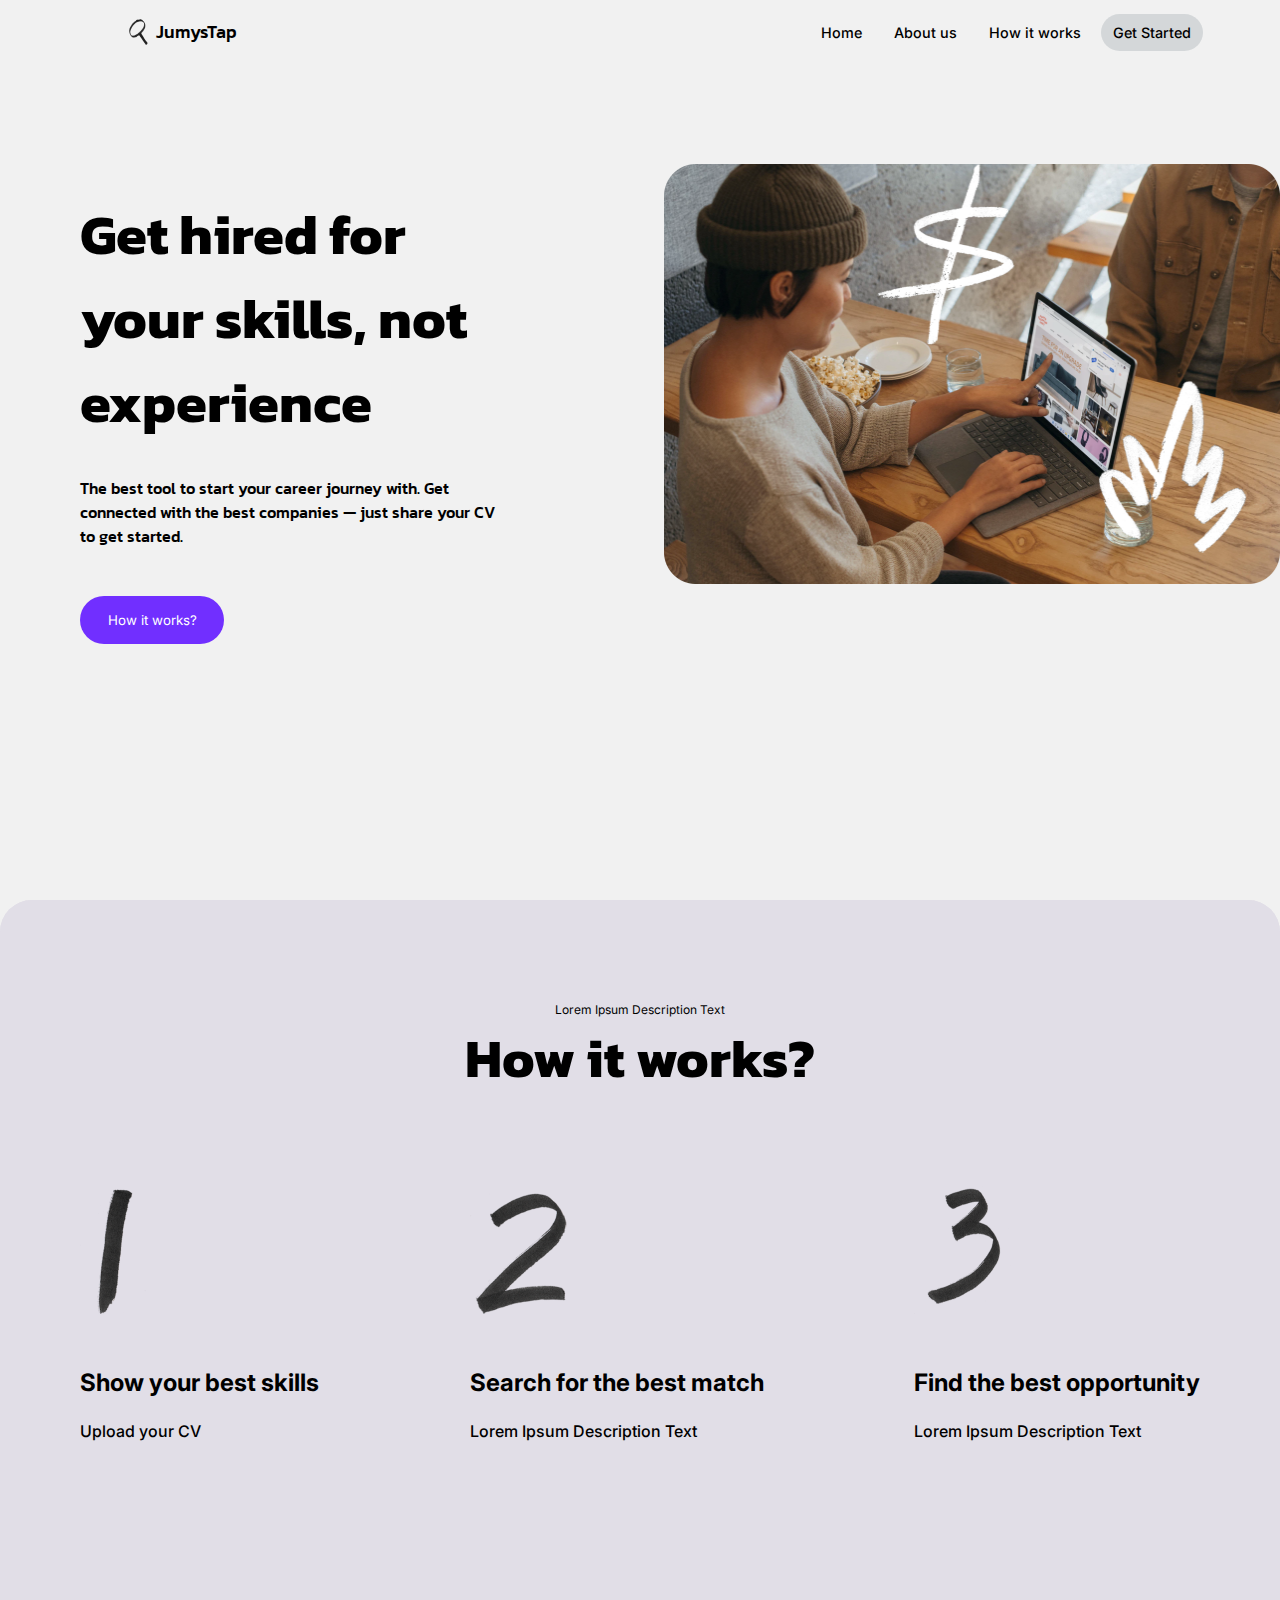
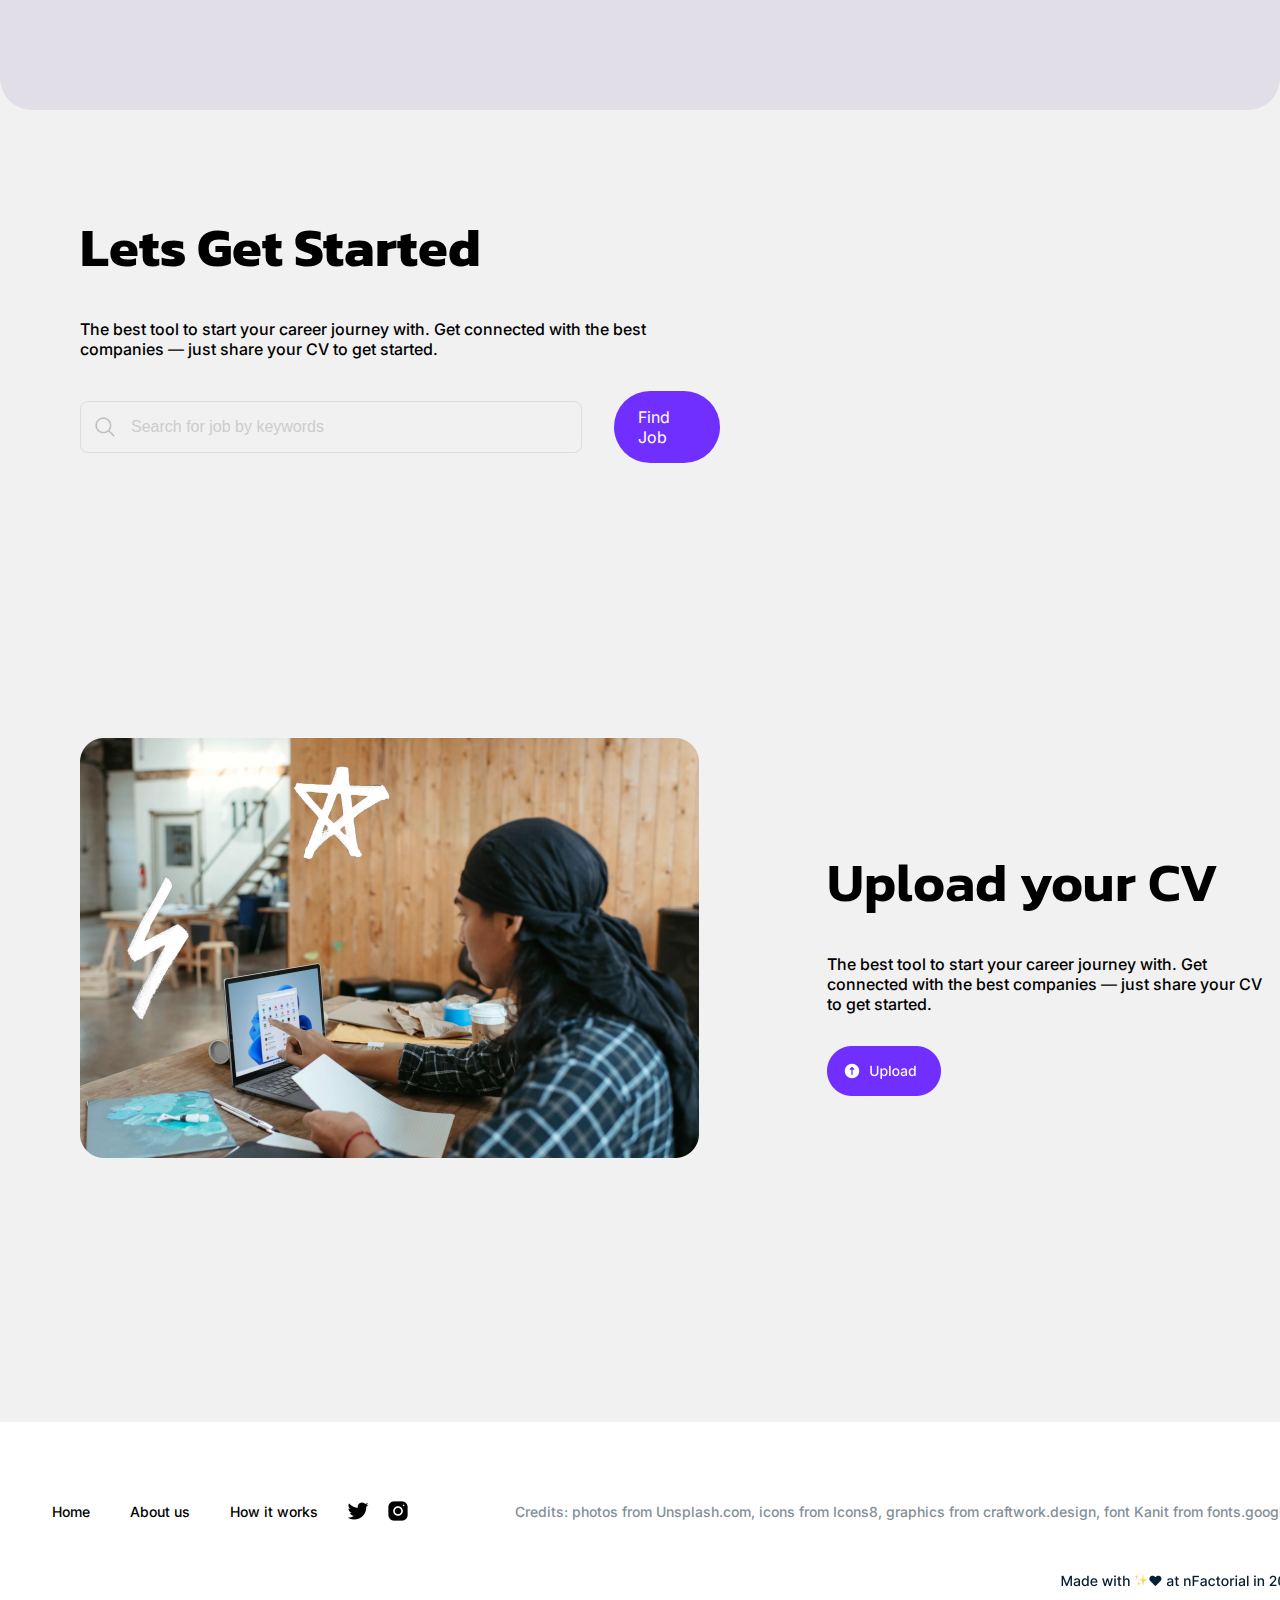
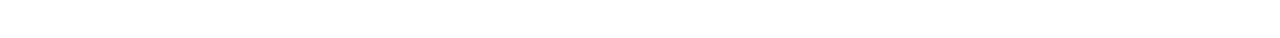
<file: hw3/index.html>
<!DOCTYPE html>
<html lang="en">
<head>
	<meta charset="UTF-8">
	<meta name="viewport" content="width=device-width, initial-scale=1.0">
	<title>Document</title>
	<link rel="stylesheet" href="index.css">
	<link rel="preconnect" href="https://fonts.googleapis.com">
	<link rel="preconnect" href="https://fonts.gstatic.com" crossorigin>
	<link href="https://fonts.googleapis.com/css2?family=Kanit:ital,wght@0,100;0,200;0,300;0,400;0,500;0,600;0,700;0,800;0,900;1,100;1,200;1,300;1,400;1,500;1,600;1,700;1,800;1,900&display=swap" rel="stylesheet">
	<link rel="preconnect" href="https://fonts.googleapis.com">
	<link rel="preconnect" href="https://fonts.gstatic.com" crossorigin>
	<link href="https://fonts.googleapis.com/css2?family=Inter:ital,opsz,wght@0,14..32,100..900;1,14..32,100..900&display=swap" rel="stylesheet">
</head>
<body>
	<div class="root">
		<header>
			<div class="header1"><img src="./assets/magnifier.png"/>JumysTap</div>
			<div class="header2"></div>
			<div class="header3">
				<p onclick="alert(5)">Home</p>
				<p onclick="alert(5)">About us</p>
				<p onclick="alert(5)">How it works</p>
				<p onclick="alert(5)" class="header3_last">Get Started</p>
			</div>
		</header>
		<main>
			<div class="info">
				<h2>Get hired for your skills, not experience</h2>
				<p>The best tool to start your career journey with. Get connected with the best companies — just share your CV to get started.</p>
				<button class="info_button">How it works?</button>
			</div>
			<img src = './assets/image.png' class="image"></img>
		</main>
		<div class="top">
			<div class="second_info">
				<p>Lorem Ipsum Description Text</p>
				<h2>How it works?</h2>
			</div>
			<div class="list">
				<div>
					<img src="assets/one.png"/>
					<h2>Show your best skills</h2>
					<p>Upload your CV</p>
				</div>
				<div>
					<img src="assets/two.png"/>
					<h2>Search for the best match</h2>
					<p>Lorem Ipsum Description Text</p>
				</div>
				<div>
					<img src="assets/three.png"/>
					<h2>Find the best opportunity</h2>
					<p>Lorem Ipsum Description Text</p>
				</div>
			</div>
		</div>
		<div class="inside">
			<h2>Lets Get Started</h2>
			<p>The best tool to start your career journey with. Get connected with the best companies — just share your CV to get started.</p>
			<div class="search">
				<img class="searchIcon" src = 'assets/search.png'/>
				<input placeholder="Search for job by keywords"/>
				<div class="searchButton">Find Job</div>
			</div>
		</div>
		<div class="final">
			<img class="finalImg" src = 'assets/big2.png'/>
			<div class="finalInfo">
				<h2>Upload your CV</h2>
				<p>The best tool to start your career journey with. Get connected with the best companies — just share your CV to get started.</p>
				<!-- <div class="finalButton">Upload</div> -->
				<img class="finalButton" src = 'assets/upButton.png'/> 
			</div>
		</div>
		<div class="aboutUs">
			<div class="list1">
				<p>Home</p>
				<p>About us</p>
				<p>How it works</p>
				<img src = 'assets/twitter.png'/>
				<img src = 'assets/insta.png'/>
				<span>Credits: photos from Unsplash.com, icons from Icons8, graphics from craftwork.design, font Kanit from fonts.google.</span>
			</div>
			<img class= "nfac" src = "assets/nfac.png"/>
		</div>
	</div>
</body>
</html>
</file>
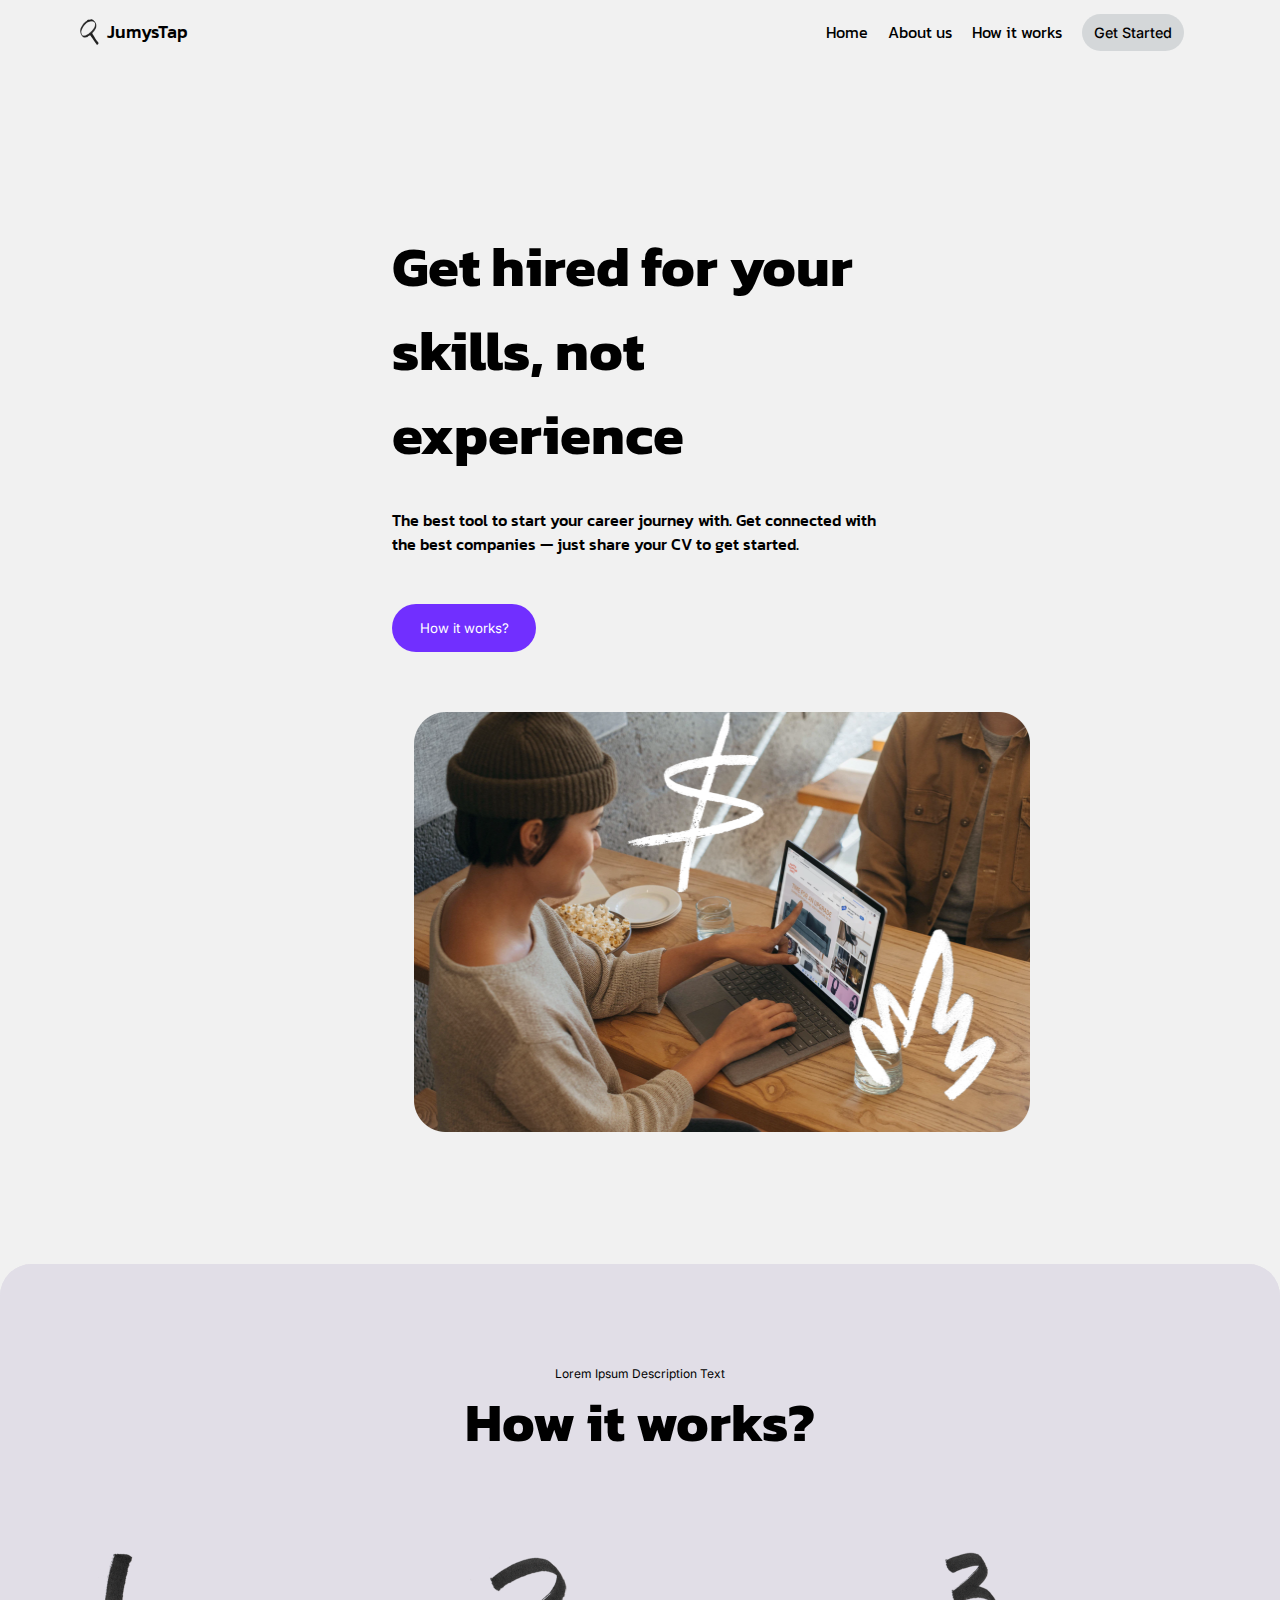
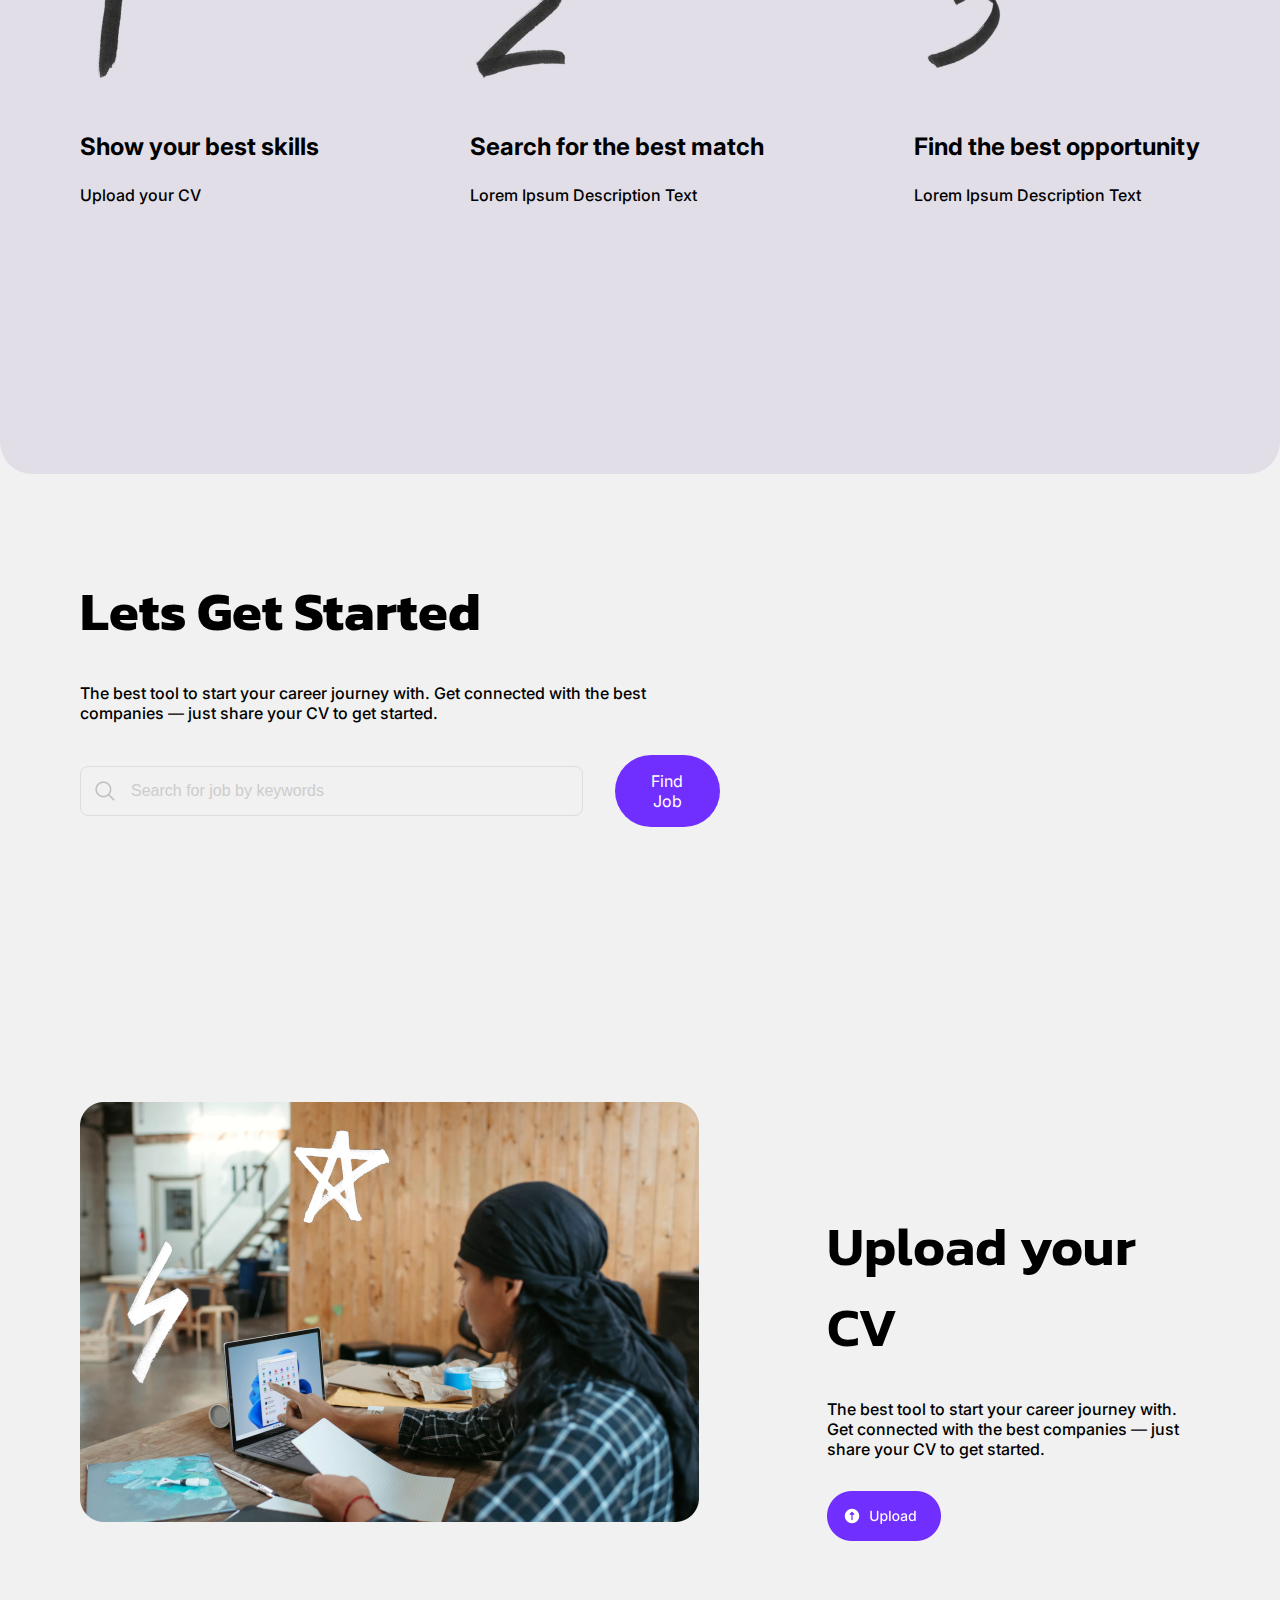
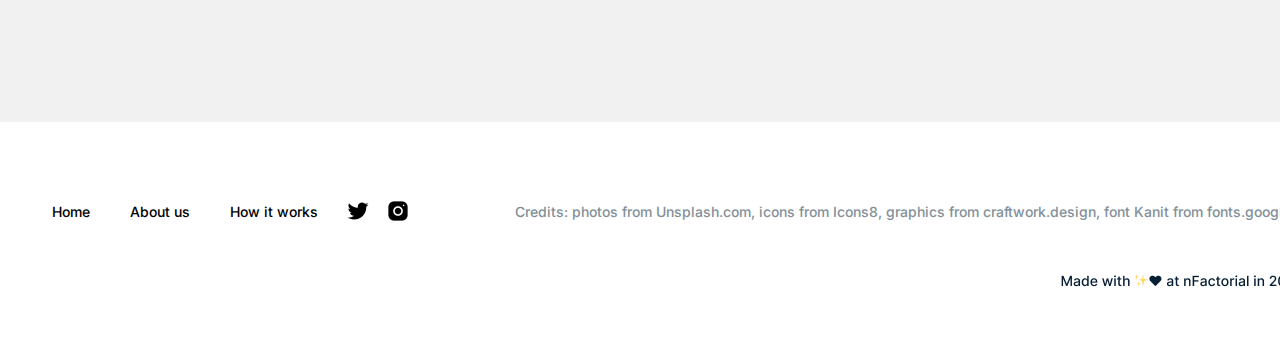
<file: project_1/index.html>
<!DOCTYPE html>
<html lang="en">
<head>
	<meta charset="UTF-8">
	<meta name="viewport" content="width=device-width, initial-scale=1.0">
	<title>Document</title>
	<link rel="stylesheet" href="index.css">
	<link rel="preconnect" href="https://fonts.googleapis.com">
	<link rel="preconnect" href="https://fonts.gstatic.com" crossorigin>
	<link href="https://fonts.googleapis.com/css2?family=Kanit:ital,wght@0,100;0,200;0,300;0,400;0,500;0,600;0,700;0,800;0,900;1,100;1,200;1,300;1,400;1,500;1,600;1,700;1,800;1,900&display=swap" rel="stylesheet">
	<link rel="preconnect" href="https://fonts.googleapis.com">
	<link rel="preconnect" href="https://fonts.gstatic.com" crossorigin>
	<link href="https://fonts.googleapis.com/css2?family=Inter:ital,opsz,wght@0,14..32,100..900;1,14..32,100..900&display=swap" rel="stylesheet">
</head>
<body>
	<div class="root">
		<header>
			<div class="header1">
				<img class="lupe" src="./assets/magnifier.png"/>
				<p>JumysTap</p>
			</div>
			<div class="header2">
				<p class="invise" onclick="alert(5)">Home</p>
				<p class="invise" onclick="alert(5)">About us</p>
				<p class="invise" onclick="alert(5)">How it works</p>
				<p onclick="alert(5)" class="header2_last">Get Started</p>
			</div>
		</header>
		<main>
			<div class="info">
				<h2>Get hired for your skills, not experience</h2>
				<p>The best tool to start your career journey with. Get connected with the best companies — just share your CV to get started.</p>
				<button class="info_button">How it works?</button>
			</div>
			<img src = './assets/image.png' class="image"></img>
		</main>
		<div class="top">
			<div class="second_info">
				<p>Lorem Ipsum Description Text</p>
				<h2>How it works?</h2>
			</div>
			<div class="list">
				<div>
					<img src="assets/one.png"/>
					<h2>Show your best skills</h2>
					<p>Upload your CV</p>
				</div>
				<div>
					<img src="assets/two.png"/>
					<h2>Search for the best match</h2>
					<p>Lorem Ipsum Description Text</p>
				</div>
				<div>
					<img src="assets/three.png"/>
					<h2>Find the best opportunity</h2>
					<p>Lorem Ipsum Description Text</p>
				</div>
			</div>
		</div>
		<div class="inside">
			<h2>Lets Get Started</h2>
			<p>The best tool to start your career journey with. Get connected with the best companies — just share your CV to get started.</p>
			<div class="search">
				<img class="searchIcon" src = 'assets/search.png'/>
				<input placeholder="Search for job by keywords"/>
				<div class="searchButton">Find Job</div>
			</div>
		</div>
		<div class="final">
			<img class="finalImg" src = 'assets/big2.png'/>
			<div class="finalInfo">
				<h2>Upload your CV</h2>
				<p>The best tool to start your career journey with. Get connected with the best companies — just share your CV to get started.</p>
				<!-- <div class="finalButton">Upload</div> -->
				<img class="finalButton" src = 'assets/upButton.png'/> 
			</div>
		</div>
		<div class="aboutUs">
			<div class="list1">
				<p>Home</p>
				<p>About us</p>
				<p>How it works</p>
				<img src = 'assets/twitter.png'/>
				<img src = 'assets/insta.png'/>
				<span>Credits: photos from Unsplash.com, icons from Icons8, graphics from craftwork.design, font Kanit from fonts.google.</span>
			</div>
			<img class= "nfac" src = "assets/nfac.png"/>
		</div>
	</div>
</body>
</html>
</file>
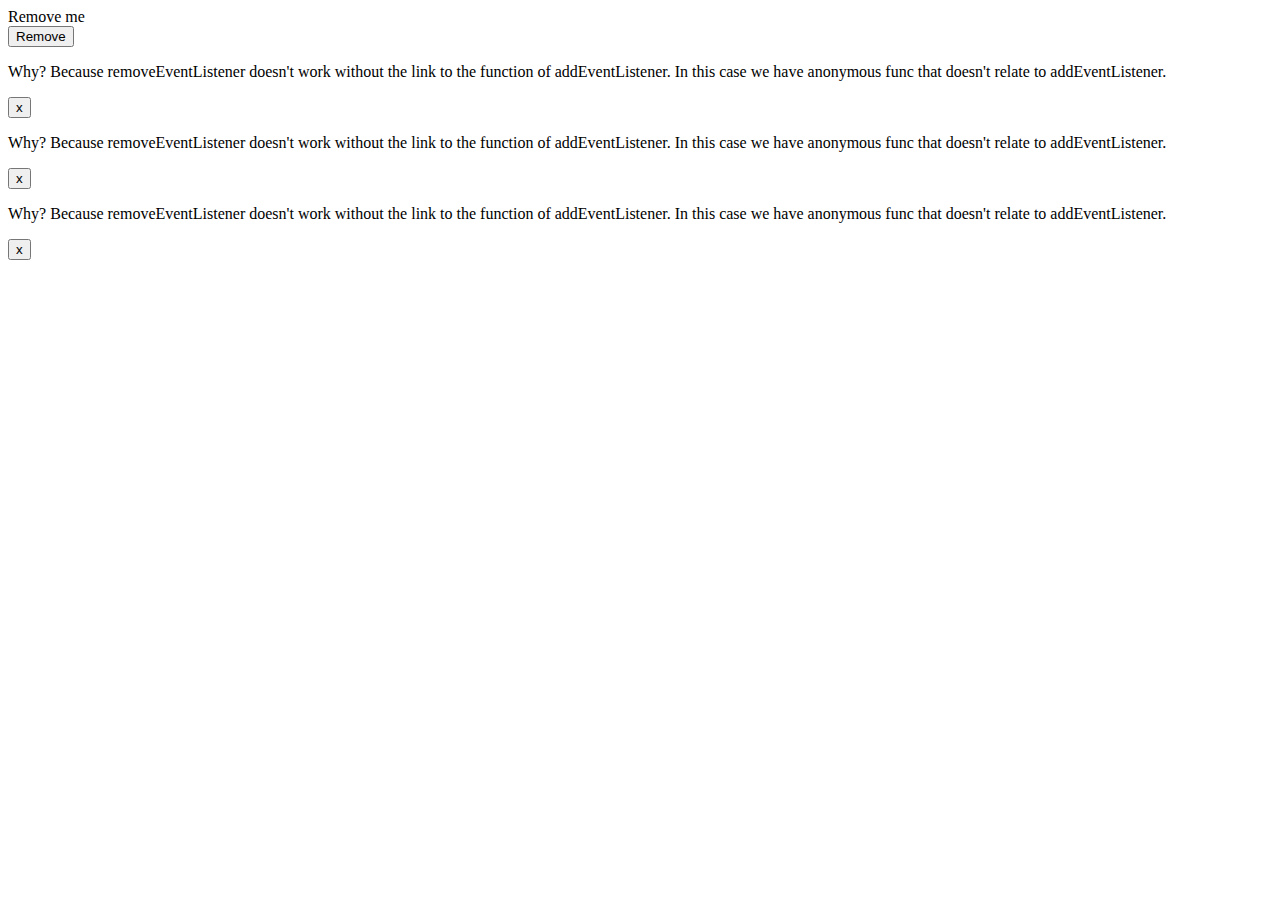
<file: task_6/index.html>
<!DOCTYPE html>
<html lang="en">
<head>
	<meta charset="UTF-8">
	<meta name="viewport" content="width=device-width, initial-scale=1.0">
	<title>Document</title>
</head>
<body>
	<div id = "text">
		Remove me
	</div>
	<button id = 'button'>Remove</button>

	<div class = 'message'>
		<p>
			Why? Because removeEventListener doesn't work without the link to the function of addEventListener. 
 			In this case we have anonymous func that doesn't relate to addEventListener.
		</p>
		<button class="remove">x</button>
	</div>
		<div class = 'message'>
		<p>
			Why? Because removeEventListener doesn't work without the link to the function of addEventListener. 
 			In this case we have anonymous func that doesn't relate to addEventListener.
		</p>
		<button class="remove">x</button>
	</div>
		<div class = 'message'>
		<p>
			Why? Because removeEventListener doesn't work without the link to the function of addEventListener. 
 			In this case we have anonymous func that doesn't relate to addEventListener.
		</p>
		<button class="remove">x</button>
	</div>

	<script src="index.js"></script>
</body>
</html>
</file>
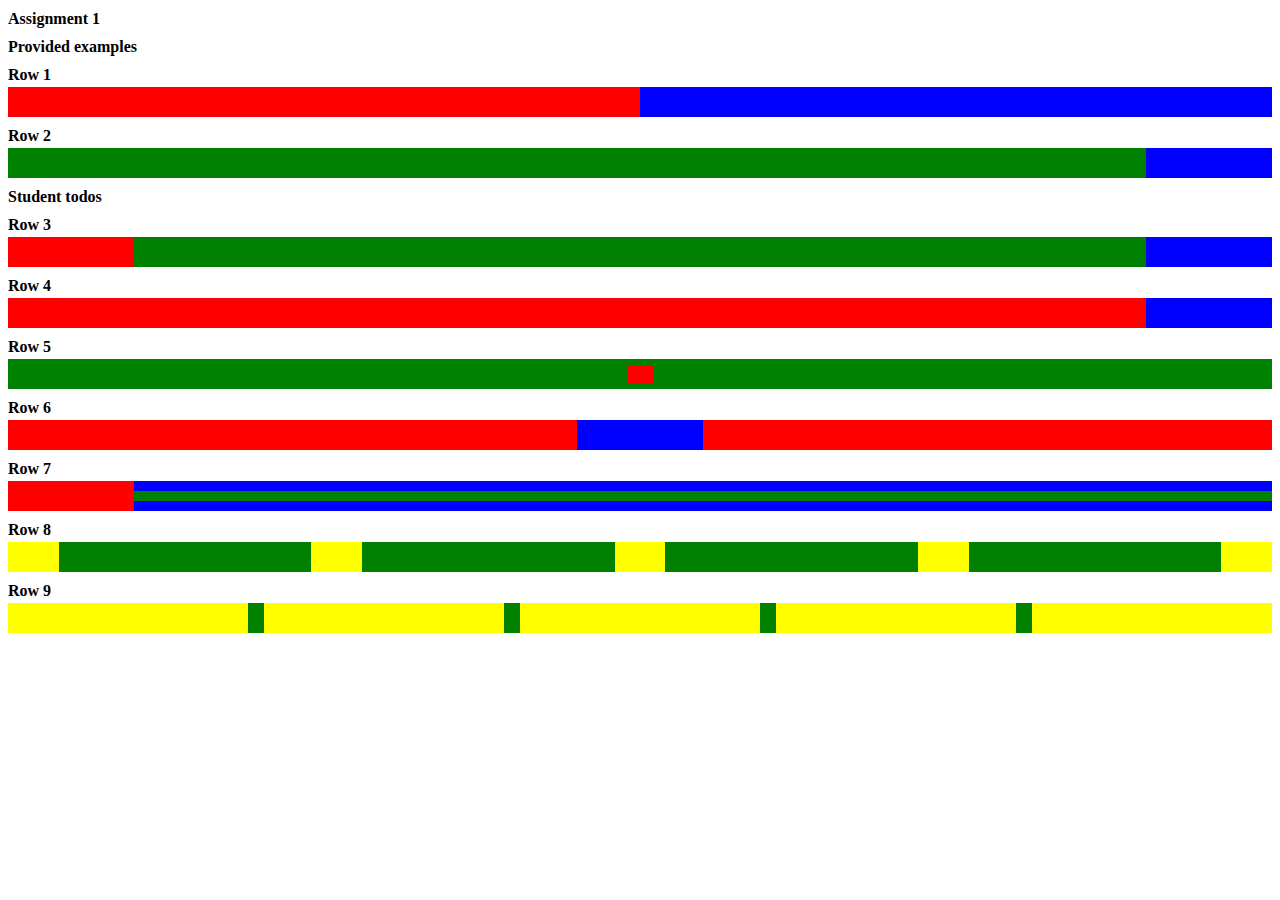
<file: hw1.html>
<!DOCTYPE html>
<html lang="en">
<head>
	<meta charset="UTF-8">
	<meta name="viewport" content="width=device-width, initial-scale=1.0">
	<title>Document</title>
	<link rel="stylesheet" href="hw1.css">
</head>
<body>
		<p>Assignment 1</p>
		<p>Provided examples</p>
		
		<p>Row 1</p>
		<div class="row r1">
			<div class="red"></div>
			<div class="blue"></div>
		</div>
		<p>Row 2</p>
		<div class="row r2">
			<div class="green"></div>
			<div class="blue"></div>
		</div>
		<p>Student todos</p>
		<p>Row 3</p>
		<div class="row r3">
			<div class="red"></div>
			<div class="green"></div>
			<div class="blue"></div>
		</div>
		<p>Row 4</p>
		<div class="row r4">
			<div class="red"></div>
			<div class="blue"></div>			
		</div>
		<p>Row 5</p>
		<div class="row r5">
			<div class="green"></div>
			<div class = 'gg5'>
				<div class="green_gg5"></div>
				<div class="red_gg5"></div>
				<div class="green_gg5"></div>
			</div>
			<div class="green"></div>
		</div>
		<p>Row 6</p>
		<div class="row r6">
			<div class="red"></div>
			<div class="blue"></div>
			<div class="red"></div>
		</div>
		<p>Row 7</p>
		<div class="row r7">
			<div class="red"></div>
			<div class="gg">
				<div class="blue_gg"></div>
				<div class="green_gg"></div>
				<div class="blue_gg"></div>
			</div>
			</div>
		</div>
		<p>Row 8</p>
		<div class="row r8">
			<div class="yellow"></div>
			<div class="green"></div>
			<div class="yellow"></div>
			<div class="green"></div>
			<div class="yellow"></div>
			<div class="green"></div>
			<div class="yellow"></div>
			<div class="green"></div>
			<div class="yellow"></div>
		</div>
		<p>Row 9</p>
		<div class="row r9">
			<div class="yellow"></div>
			<div class="green"></div>
			<div class="yellow"></div>
			<div class="green"></div>
			<div class="yellow"></div>
			<div class="green"></div>
			<div class="yellow"></div>
			<div class="green"></div>
			<div class="yellow"></div>
		</div>
</body>
</html>
</file>
<file: hw3/index.css>
* {
	padding: 0px;
	margin: 0px;
	background-color: #f1f1f1;
}
.root {
	width: 100%;
	height: 100vh;
	font-family: 'Kanit';
	/* background-color: #F1F1F1; */
}

header {
	display: flex;
	flex-direction: row;
	align-items: center;
	justify-content: space-around;
	height: 4rem;
	/* background-color: antiquewhite; */
}

.header1 {
	flex: 1;
	display: flex;
	justify-content: center;

	font-size: 1.1rem;
	font-weight: 500;	
}
.header1 img {
	width: 1.2rem;
	margin-right: 0.5rem;
}
.header2 {
	flex: 1;
}
.header3 {
	flex: 1.5;
	display: flex;
	align-items: center;
	justify-content: center;
	column-gap: 0.5rem;
}
.header3 p {
	padding-left: 12px;
	padding-right: 12px;
	padding-top: 10px;
	padding-bottom: 10px;

	cursor: pointer;
	font-size: 0.9rem;
	font-family: 'Inter';
	font-weight: 500;
}
.header3_last {
	background-color: #081E341F;
	border-radius: 100px;
}


main {
	height: -webkit-calc(100vh - 4rem);
	display: flex;

	/* background-color: aqua; */
}

.info {
	width: 30.9rem;
	height: 22.9rem;

	margin-top: 8rem;
	margin-left: 5rem;
}
.info h2 {
	font-size: 3.5rem;
	font-weight: 700;
}
.info p {
	font-size: 1rem;
	font-weight: 500;
	margin-top: 2rem;
}
.info_button {
	width: 9rem;
	height: 3rem;

	padding-left: 1.5rem;
	padding-right: 1.5rem;
	padding-top: 1rem;
	padding-bottom: 1rem;

	border-radius: 100px;
	border: none;
	color: #fff;
	background-color: #712FFF;

	margin-top: 3rem;
	font-family: 'Inter';
	cursor: pointer;
}

.image {
	width: 38.5rem;
	height: 26.25rem;
	margin-top: 6.25rem;
	margin-left: 10.3rem;
}

.top {
	background-color: #E1DEE7;
	border-radius: 32px;
	height: 90%;
}

.second_info {
	background-color: #E1DEE7;	
	display: flex;
	flex-direction: column;
	align-items: center;
	justify-content: center;
	border-top-left-radius: 32px;
	border-top-right-radius: 32px;

	padding-top: 6.4rem;
}
.second_info h2 {
	background-color: #E1DEE7;	
	font-size: 3.4rem;
	font-weight: 700;
	font-family: 'Kanit';
}
.second_info p {
	background-color: #E1DEE7;	
	font-size: 0.75rem;
	font-family: 'Inter';
	font-weight: 400;
}
.bottom {
	background-color: #E1DEE7;	
	height: 43%;
}

.list {
	margin-top: 5.5rem;
	display: flex;
	align-items: center;
	justify-content: space-between;
	margin-left: 5rem;
	margin-right: 5rem;
	background-color: #E1DEE7;	
}
.list h2{
	margin-top: 3rem;
	font-weight: 700;
	font-family: 'Inter';
	font-size: 1.5rem;
	background-color: #E1DEE7;	
}
.list p {
	margin-top: 1.5rem;
	font-weight: 500;
	font-family: 'Inter';
	font-size: 1rem;	
	background-color: #E1DEE7;	
}
.list img {
	background-color:#E1DEE7;
}
.list div {
	background-color: #E1DEE7;
}

.gg {
	height: 50%;
	position: relative;
}
.inside {
	margin-top: 6rem;
	width: 50%;
	height: 52%;
	margin-left: 5rem;
}
.inside h2 {
	font-weight: 700;
	font-family: 'Kanit';
	font-size: 3.4rem;
}
.inside p {
	font-weight: 500;
	font-family: 'Inter';
	font-size: 1rem;	
	margin-top: 2rem;
	margin-bottom: 2rem;	
}

.search {
	display: flex;
	align-items: center;
	justify-content: flex-start;
	position: relative;
}
.search input {
	width: 25rem;
	height: 2.5rem;
	border: 1px solid #ddd;
	border-radius: 0.5rem;
	font-size: 1rem;
	outline: none;
	padding-left: 50px;

	height: 50px;
	width: 619px;
}
.search input::placeholder {
	color: #ccc;
}

.searchIcon {
  	position: absolute; 
  	width: 1.5rem;
  	margin-left: 13px;
}

.searchButton {
	display: flex;
	justify-content: center;
	align-items: center;
	width: 5rem;
	padding-left: 1.5rem;
	padding-right: 1.5rem;
	padding-top: 1rem;
	padding-bottom: 1rem;

	border-radius: 100px;
	border: none;
	margin-left: 2rem;
	
	color: #fff;
	background-color: #712FFF;
	font-family: 'Inter';
	cursor: pointer;
}

.final {
	width: -webkit-calc(100% - 80px);
	height: 76%;
	display: flex;
	flex-direction: row;
	padding-top: 64px;
	padding-left: 80px;
}

.finalInfo {
	width: 495px;
	height: 214px;
	margin-left: 128px;
	margin-top: 103px;
}
.finalInfo h2 {
	font-weight: 600;
	font-family: 'Kanit';
	font-size: 3.4rem;
}
.finalInfo p {
	font-weight: 500;
	font-family: 'Inter';
	font-size: 1rem;	
	margin-top: 2rem;
	margin-bottom: 2rem;	
}
.finalImg {
	width: 619px;
	height: 420px;
}
.finalButton {
	display: flex;
	justify-content: center;
	align-items: center;
	width: 114px;
	cursor: pointer;
	/* width: 5rem;
	padding-left: 1.5rem;
	padding-right: 1.5rem;
	padding-top: 1rem;
	padding-bottom: 1rem;

	border-radius: 100px;
	border: none;
	
	color: #fff;
	background-color: #712FFF;
	font-family: 'Inter'; */
}

.aboutUs {
	width: 100%;
	height: 24%;
	display: flex;
	flex-direction: column;
	align-items: center;
	justify-content: center;

	background-color: #fff;
}
.list1 {
	width: 1280px;
	height: 38px;
	display: flex;
	align-items: center;
	flex-direction: row;

	margin-top: 32px;
	margin-left: 80px;

	font-family: 'Inter';
	font-weight: 500;
	font-size: 14px;
	gap: 16px;
	background-color: #fff;
}
.list1 p {
	padding-left: 12px;
	padding-right: 12px;
	padding-top: 10px;
	padding-bottom: 10px;
	background-color: #fff;
}
.list1 img {
	width: 24px;
	background-color: #fff;
}
span {
	color: #839099;
	margin-left: 89px;
	background-color: #fff;
}

.nfac {
	margin-top: 32px;
	margin-left: 1088px;
	width: 272px;
	height: 38px;
	/* margin-block-end: 32px; */
	background-color: #fff;
}
</file>
<file: project_1/index.css>
* {
	box-sizing: border-box;
	padding: 0px;
	margin: 0px;
	background-color: #f1f1f1;
}
.root {
	width: 100%;
	height: 100vh;
	font-family: 'Kanit';
}

header {
	display: flex;
	flex-direction: row;
	align-items: center;
	justify-content: space-between;
	height: 4rem;
}

.header1 {
	display: flex;
	justify-content: center;

	font-size: 1.1rem;
	font-weight: 500;	
	margin-left: 5rem;
}
.header2 {
	width: auto; /* 410px */
	display: flex;
	flex-direction: row;
	align-items: center;
	justify-content: space-between;
	gap: 20px;
	margin-right: 6rem;
}
.lupe {
	width: 1.2rem;
	margin-right: 0.5rem;
}
.header2_last {
	padding: 10px 12px;
	cursor: pointer;
	font-size: 0.9rem;
	font-family: 'Inter';
	font-weight: 500;
	border-radius: 100px;
	background-color: rgba(8, 30, 52, 0.12);
}


main {
	display: flex;
	flex-wrap: wrap;
	gap: 20px;
	justify-content: space-evenly;
	padding: 2rem;	
}

.info {
	width: 31rem;
	height: 23rem;

	margin-top: 8rem;
}
.info h2 {
	font-size: 3.5rem;
	font-weight: 700;
}
.info p {
	font-size: 1rem;
	font-weight: 500;
	margin-top: 2rem;
}
.info_button {
	width: 9rem;
	height: 3rem;
	padding: 1rem 1.5rem;

	border-radius: 100px;
	border: none;
	color: #fff;
	background-color: #712FFF;

	margin-top: 3rem;
	font-family: 'Inter';
	cursor: pointer;
}

.image {
	width: 38.5rem;
	height: 26.25rem;
	margin-top: 6.25rem;
	margin-left: 10.3rem;
}

.top {
	background-color: #E1DEE7;
	border-radius: 32px;
	height: 90%;
	margin-top: 100px;
}

.second_info {
	background-color: #E1DEE7;	
	display: flex;
	flex-direction: column;
	align-items: center;
	justify-content: center;
	border-top-left-radius: 32px;
	border-top-right-radius: 32px;

	padding-top: 6.4rem;
}
.second_info h2 {
	background-color: #E1DEE7;	
	font-size: 3.4rem;
	font-weight: 700;
	font-family: 'Kanit';
}
.second_info p {
	background-color: #E1DEE7;	
	font-size: 0.75rem;
	font-family: 'Inter';
	font-weight: 400;
}
.bottom {
	background-color: #E1DEE7;	
	height: 43%;
}

.list {
	margin-top: 5.5rem;
	display: flex;
	align-items: center;
	justify-content: space-between;
	margin-left: 5rem;
	margin-right: 5rem;
	background-color: #E1DEE7;	
}
.list h2{
	margin-top: 3rem;
	font-weight: 700;
	font-family: 'Inter';
	font-size: 1.5rem;
	background-color: #E1DEE7;	
}
.list p {
	margin-top: 1.5rem;
	font-weight: 500;
	font-family: 'Inter';
	font-size: 1rem;	
	background-color: #E1DEE7;	
}
.list img {
	background-color:#E1DEE7;
}
.list div {
	background-color: #E1DEE7;
}

.gg {
	height: 50%;
	position: relative;
}
.inside {
	margin-top: 6rem;
	width: 50%;
	height: 52%;
	margin-left: 5rem;
}
.inside h2 {
	font-weight: 700;
	font-family: 'Kanit';
	font-size: 3.4rem;
}
.inside p {
	font-weight: 500;
	font-family: 'Inter';
	font-size: 1rem;	
	margin-top: 2rem;
	margin-bottom: 2rem;	
}

.search {
	display: flex;
	align-items: center;
	justify-content: flex-start;
	position: relative;
}
.search input {
	width: 25rem;
	height: 2.5rem;
	border: 1px solid #ddd;
	border-radius: 0.5rem;
	font-size: 1rem;
	outline: none;
	padding-left: 50px;

	height: 50px;
	width: 619px;
}
.search input::placeholder {
	color: #ccc;
}

.searchIcon {
  	position: absolute; 
  	width: 1.5rem;
  	margin-left: 13px;
}

.searchButton {
	display: flex;
	justify-content: center;
	align-items: center;
	width: 120px;
	text-align: center;
	padding-left: 1.5rem;
	padding-right: 1.5rem;
	padding-top: 1rem;
	padding-bottom: 1rem;

	border-radius: 100px;
	border: none;
	margin-left: 2rem;
	
	color: #fff;
	background-color: #712FFF;
	font-family: 'Inter';
	cursor: pointer;
}

.final {
	width: -webkit-calc(100% - 80px);
	height: 76%;
	display: flex;
	flex-direction: row;
	padding-top: 64px;
	padding-left: 80px;
}

.finalInfo {
	width: 495px;
	height: 214px;
	margin-left: 128px;
	margin-top: 103px;
}
.finalInfo h2 {
	font-weight: 600;
	font-family: 'Kanit';
	font-size: 3.4rem;
}
.finalInfo p {
	font-weight: 500;
	font-family: 'Inter';
	font-size: 1rem;	
	margin-top: 2rem;
	margin-bottom: 2rem;	
}
.finalImg {
	width: 619px;
	height: 420px;
}
.finalButton {
	display: flex;
	justify-content: center;
	align-items: center;
	width: 114px;
	cursor: pointer;
}

.aboutUs {
	width: 100%;
	height: 24%;
	display: flex;
	flex-direction: column;
	align-items: center;
	justify-content: center;

	background-color: #fff;
}
.list1 {
	width: 1280px;
	height: 38px;
	display: flex;
	align-items: center;
	flex-direction: row;

	margin-top: 32px;
	margin-left: 80px;

	font-family: 'Inter';
	font-weight: 500;
	font-size: 14px;
	gap: 16px;
	background-color: #fff;
}
.list1 p {
	padding-left: 12px;
	padding-right: 12px;
	padding-top: 10px;
	padding-bottom: 10px;
	background-color: #fff;
}
.list1 img {
	width: 24px;
	background-color: #fff;
}
span {
	color: #839099;
	margin-left: 89px;
	background-color: #fff;
}

.nfac {
	margin-top: 32px;
	margin-left: 1088px;
	width: 272px;
	height: 38px;
	background-color: #fff;
}


@media (max-width: 480px) {
	* {
		margin: 0px;
		padding: 0px;
	}
	.root {
		width: 315%;
		min-height: 100vh;
		margin: 0;
		display: flex;
		flex-direction: column;
		align-items: center;
		justify-content: flex-start;
	}
	header {
		width: 100%;
		justify-content: space-between;
		margin-top: 60px;
	}
	.header1 p {
		font-size: 50px;
	}
	.lupe {
		width: 60px;
	}
	.header2_last {
		height: 50px;
		font-size: 40px;
		text-align: center;
		text-justify: center;
		padding-top: 20px;
		padding-bottom: 20px;
		padding-left: 25px;
		padding-right: 25px;

		display: flex;
		align-items: center;
		justify-content: center;
	}
	.invise {
		visibility: hidden;
	}
	.main {
		flex-direction: column-reverse;
		align-items: center;
		justify-content: center;
	}
	.info {
		align-items: center;
	}

	.image {
		width: 95%;
		height: auto;
		margin-left: 3%;
	}
}
</file>
<file: hw1.css>
p {
	margin-top: 10px;
	margin-bottom: 3px;
	font-weight: bold;
}

.p1 {
	margin-top: 5px;
	margin-bottom: 5px;
	font-weight: bold;
}

.row {
	display: flex;
	height: 30px;
}

.red {
	background-color: red;
}
.blue {
	background-color: blue;
}
.green {
	background-color: green;
}
.yellow {
	background-color: yellow;
}


.r1 .red {
	width: 50%;
}
.r1 .blue {
	width: 50%;
}

.r2 .green {
	width: 90%;
}
.r2 .blue {
	width: 10%;
}

.r3 .red {
	width: 10%;
}
.r3 .green {
	width: 80%;
}
.r3 .blue {
	width: 10%;
}

.r4 .red {
	width: 90%;
}
.r4 .blue {
	width: 10%;
}

.r5 .green {
	width: 49%;
}
.gg5 {
	width: 2%;
	display: flex;
	flex-direction: column;
}
.red_gg5 {
	background-color: red;
	width: 100%;
	height: 60%;
}
.green_gg5 {
	background-color: green;
	width: 100%;
	height: 20%;
}

.r6 .red {
	width: 45%;
}
.r6 .blue {
	width: 10%;
}

.r7 .red{
	width: 10%;
}
.gg {
	width: 90%;
	display: flex;
	flex-direction: column;
}
.blue_gg {
	background-color: blue;
	width: 100%;
	height: 33.3%;
}
.green_gg {
	background-color: green;
	width: 100%;
	height: 33.3%;
}

.r8 .yellow {
	width: 4%;
}
.r8 .green {
	width: 20%;
}

.r9 .yellow {
	width: 19%;
}
.r9 .green {
	width: 1.25%;
}
</file>
